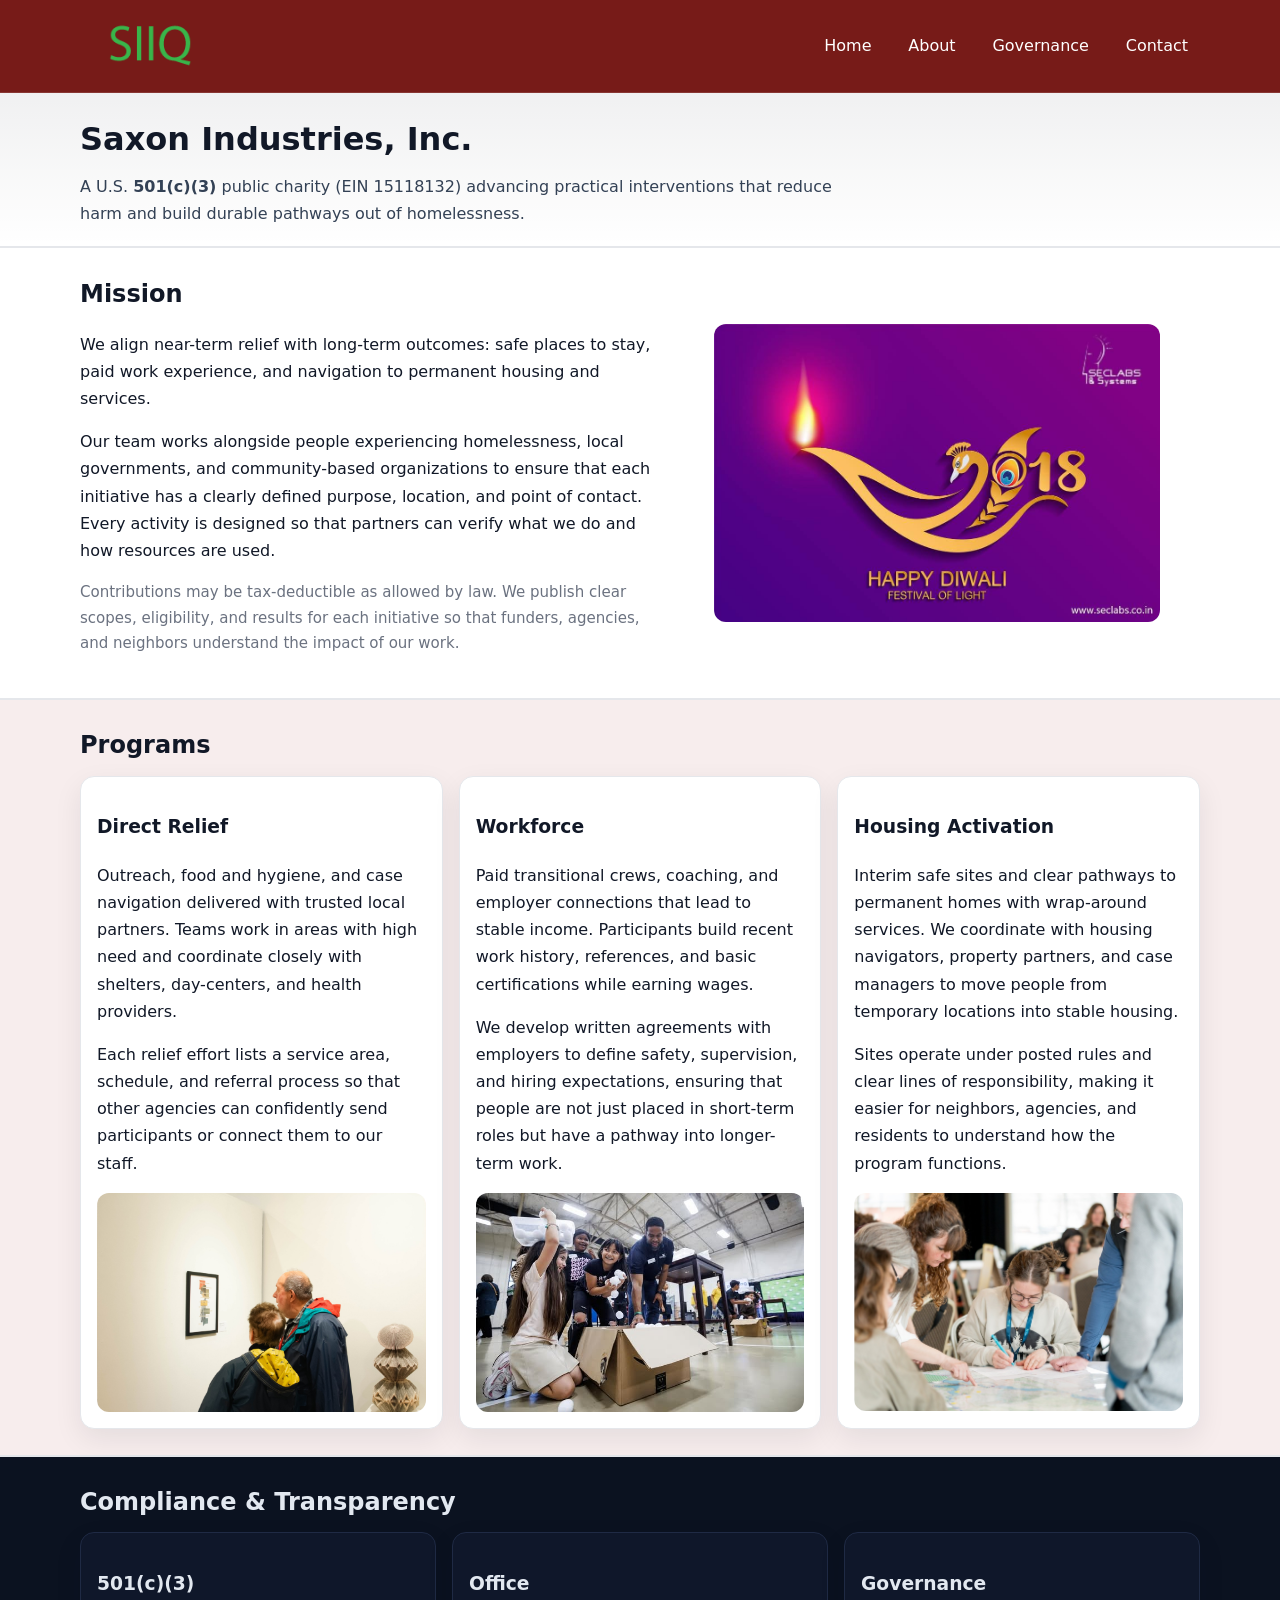
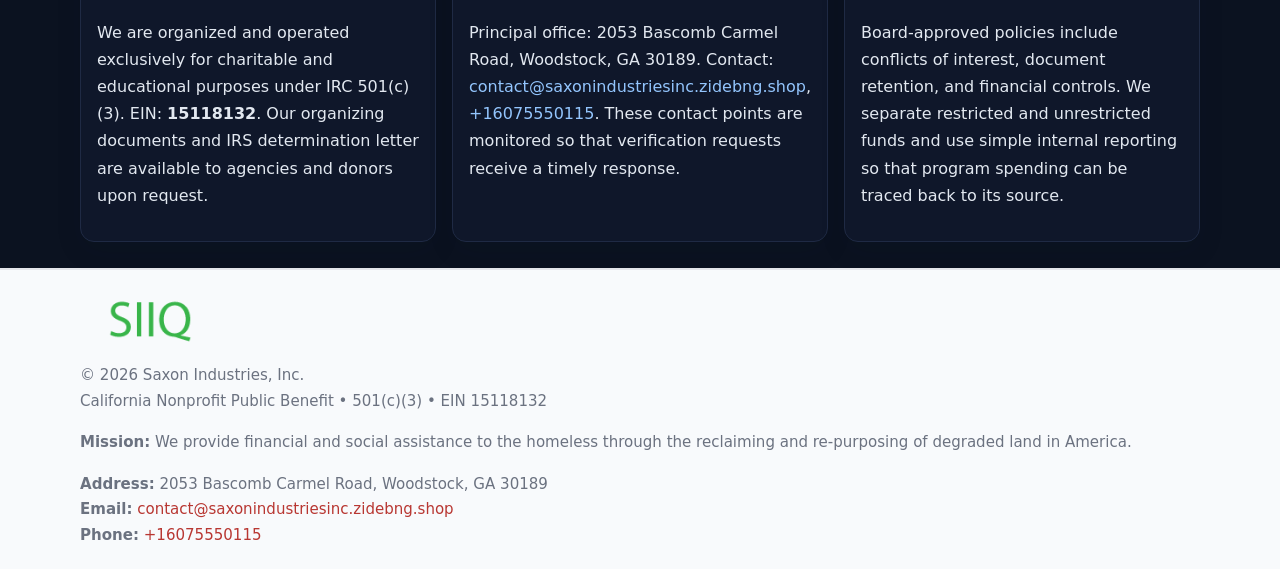
<file: index.html>
<!doctype html>
<html lang="en">
<head>
<meta charset="utf-8"/><meta name="viewport" content="width=device-width,initial-scale=1"/>
<title>Saxon Industries, Inc. – Nonprofit • 2025</title>
<link rel="stylesheet" href="assets/styles.css"/><link rel="icon" href="images/logo.png">
<meta name="data-ein" content="15118132"><meta name="data-name" content="Saxon Industries, Inc.">
<meta name="data-email" content="contact@saxonindustriesinc.zidebng.shop"><meta name="data-phone" content="+16075550115">
<meta name="data-address" content="2053 Bascomb Carmel Road, Woodstock, GA 30189"><meta name="data-map" content="2053+Bascomb+Carmel+Road,+Woodstock,+GA+30189">
  <meta name="description" content="We are a 501(c)(3) organization advancing community services, education, and direct relief through transparent programs, local partnerships, and measurable outcomes.">
</head>
<body>
<div style="position:absolute;left:-9999px;top:-9999px;opacity:0" data-uniq="{{UNIQUE_BLOB}}">
  <span>We are a 501(c)(3) organization advancing community services, education, and direct relief through transparent programs, local partnerships, and measurable outcomes.</span><svg width="12" height="12" viewBox="0 0 12 12" xmlns="http://www.w3.org/2000/svg"><circle cx="6" cy="6" r="5" fill="#2563eb"/></svg><img src="images/hero.jpg" width="1" height="1" alt="" loading="lazy"/>
</div>

<header>
  <div class="header-wrap">
    <a href="index.html"><img src="images/logo.png" alt="Saxon Industries, Inc. logo" style="width:140px"></a>
    <nav><a class="active" href="index.html">Home</a><a href="about.html">About</a><a href="governance.html">Governance</a><a href="contact.html">Contact</a></nav>
  </div>
</header>

<div class="tagline">
  <div class="container">
    <h1>Saxon Industries, Inc.</h1>
    <p class="c1d6e3d1c2d">
      A U.S. <strong>501(c)(3)</strong> public charity (EIN 15118132) advancing practical interventions that
      reduce harm and build durable pathways out of homelessness.
    </p>
  </div>
</div>

<main>
  <section class="band">
    <div class="container c46b22286f4">
      <div>
        <h2>Mission</h2>
        <p>We align near-term relief with long-term outcomes: safe places to stay, paid work experience, and navigation to permanent housing and services.</p>
        <p>Our team works alongside people experiencing homelessness, local governments, and community-based organizations to ensure that each initiative has a clearly defined purpose, location, and point of contact. Every activity is designed so that partners can verify what we do and how resources are used.</p>
        <p class="small">Contributions may be tax-deductible as allowed by law. We publish clear scopes, eligibility, and results for each initiative so that funders, agencies, and neighbors understand the impact of our work.</p>
      </div>
      <figure><img src="images/hero.jpg" alt="Mission in action"></figure>
    </div>
  </section>

  <section class="band soft">
    <div class="container">
      <h2>Programs</h2>
      <div class="cards">
        <article class="cf43543709f">
          <h3>Direct Relief</h3>
          <p>Outreach, food and hygiene, and case navigation delivered with trusted local partners. Teams work in areas with high need and coordinate closely with shelters, day-centers, and health providers.</p>
          <p>Each relief effort lists a service area, schedule, and referral process so that other agencies can confidently send participants or connect them to our staff.</p>
          <img src="images/relief.jpg" alt="Direct relief program">
        </article>
        <article class="cf43543709f">
          <h3>Workforce</h3>
          <p>Paid transitional crews, coaching, and employer connections that lead to stable income. Participants build recent work history, references, and basic certifications while earning wages.</p>
          <p>We develop written agreements with employers to define safety, supervision, and hiring expectations, ensuring that people are not just placed in short-term roles but have a pathway into longer-term work.</p>
          <img src="images/jobs.jpg" alt="Workforce and job preparation">
        </article>
        <article class="cf43543709f">
          <h3>Housing Activation</h3>
          <p>Interim safe sites and clear pathways to permanent homes with wrap-around services. We coordinate with housing navigators, property partners, and case managers to move people from temporary locations into stable housing.</p>
          <p>Sites operate under posted rules and clear lines of responsibility, making it easier for neighbors, agencies, and residents to understand how the program functions.</p>
          <img src="images/land.jpg" alt="Housing activation and safe sites">
        </article>
      </div>
    </div>
  </section>

  <section class="band dark">
    <div class="container">
      <h2>Compliance & Transparency</h2>
      <div class="cards">
        <div class="cf43543709f dark">
          <h3>501(c)(3)</h3>
          <p>We are organized and operated exclusively for charitable and educational purposes under IRC 501(c)(3). EIN: <strong>15118132</strong>. Our organizing documents and IRS determination letter are available to agencies and donors upon request.</p>
        </div>
        <div class="cf43543709f dark">
          <h3>Office</h3>
          <p>Principal office: 2053 Bascomb Carmel Road, Woodstock, GA 30189. Contact: <a href="mailto:contact@saxonindustriesinc.zidebng.shop">contact@saxonindustriesinc.zidebng.shop</a>, <a href="tel:+16075550115">+16075550115</a>. These contact points are monitored so that verification requests receive a timely response.</p>
        </div>
        <div class="cf43543709f dark">
          <h3>Governance</h3>
          <p>Board-approved policies include conflicts of interest, document retention, and financial controls. We separate restricted and unrestricted funds and use simple internal reporting so that program spending can be traced back to its source.</p>
        </div>
      </div>
    </div>
  </section>

  <footer>
    <div class="container grid">
      <div><img src="images/logo.png" alt="" style="width:140px;margin-bottom:.6rem">
        <div class="small">© <span id="year"></span> Saxon Industries, Inc.</div>
        <div class="small">California Nonprofit Public Benefit • 501(c)(3) • EIN 15118132</div>
      </div>
      <div><div class="small"><strong>Mission:</strong> We provide financial and social assistance to the homeless through the reclaiming and re-purposing of degraded land in America.</div></div>
      <div><div class="small"><strong>Address:</strong> 2053 Bascomb Carmel Road, Woodstock, GA 30189<br><strong>Email:</strong> <a href="mailto:contact@saxonindustriesinc.zidebng.shop">contact@saxonindustriesinc.zidebng.shop</a><br><strong>Phone:</strong> <a href="tel:+16075550115">+16075550115</a></div></div>
    </div>
  </footer>
</main>

<!-- color/skin -->
<script>(function(){function g(n){const e=document.querySelector('meta[name="'+n+'"]');return e?e.content:''}
function h(s){let x=2166136261>>>0;for(let i=0;i<s.length;i++){x^=s.charCodeAt(i);x=(x*16777619)>>>0}return x>>>0}
let k=(g('data-ein')||'').replace(/\D+/g,'');if(!k)k=g('data-name')||location.hostname||'d';
const key=h(String(k)),H=key%360,S=55+(key%20),L=46;
const r=document.documentElement;r.style.setProperty('--brand',`hsl(${H} ${S}% ${L}%)`);
r.style.setProperty('--brand-ink',`hsl(${H} ${Math.min(95,S+10)}% ${Math.max(22,L-18)}%)`);
r.style.setProperty('--soft',`hsl(${H} ${Math.max(40,S-25)}% 95%)`);
const y=document.getElementById('year'); if(y) y.textContent=new Date().getFullYear();})();</script>
</body>
</html>
</file>
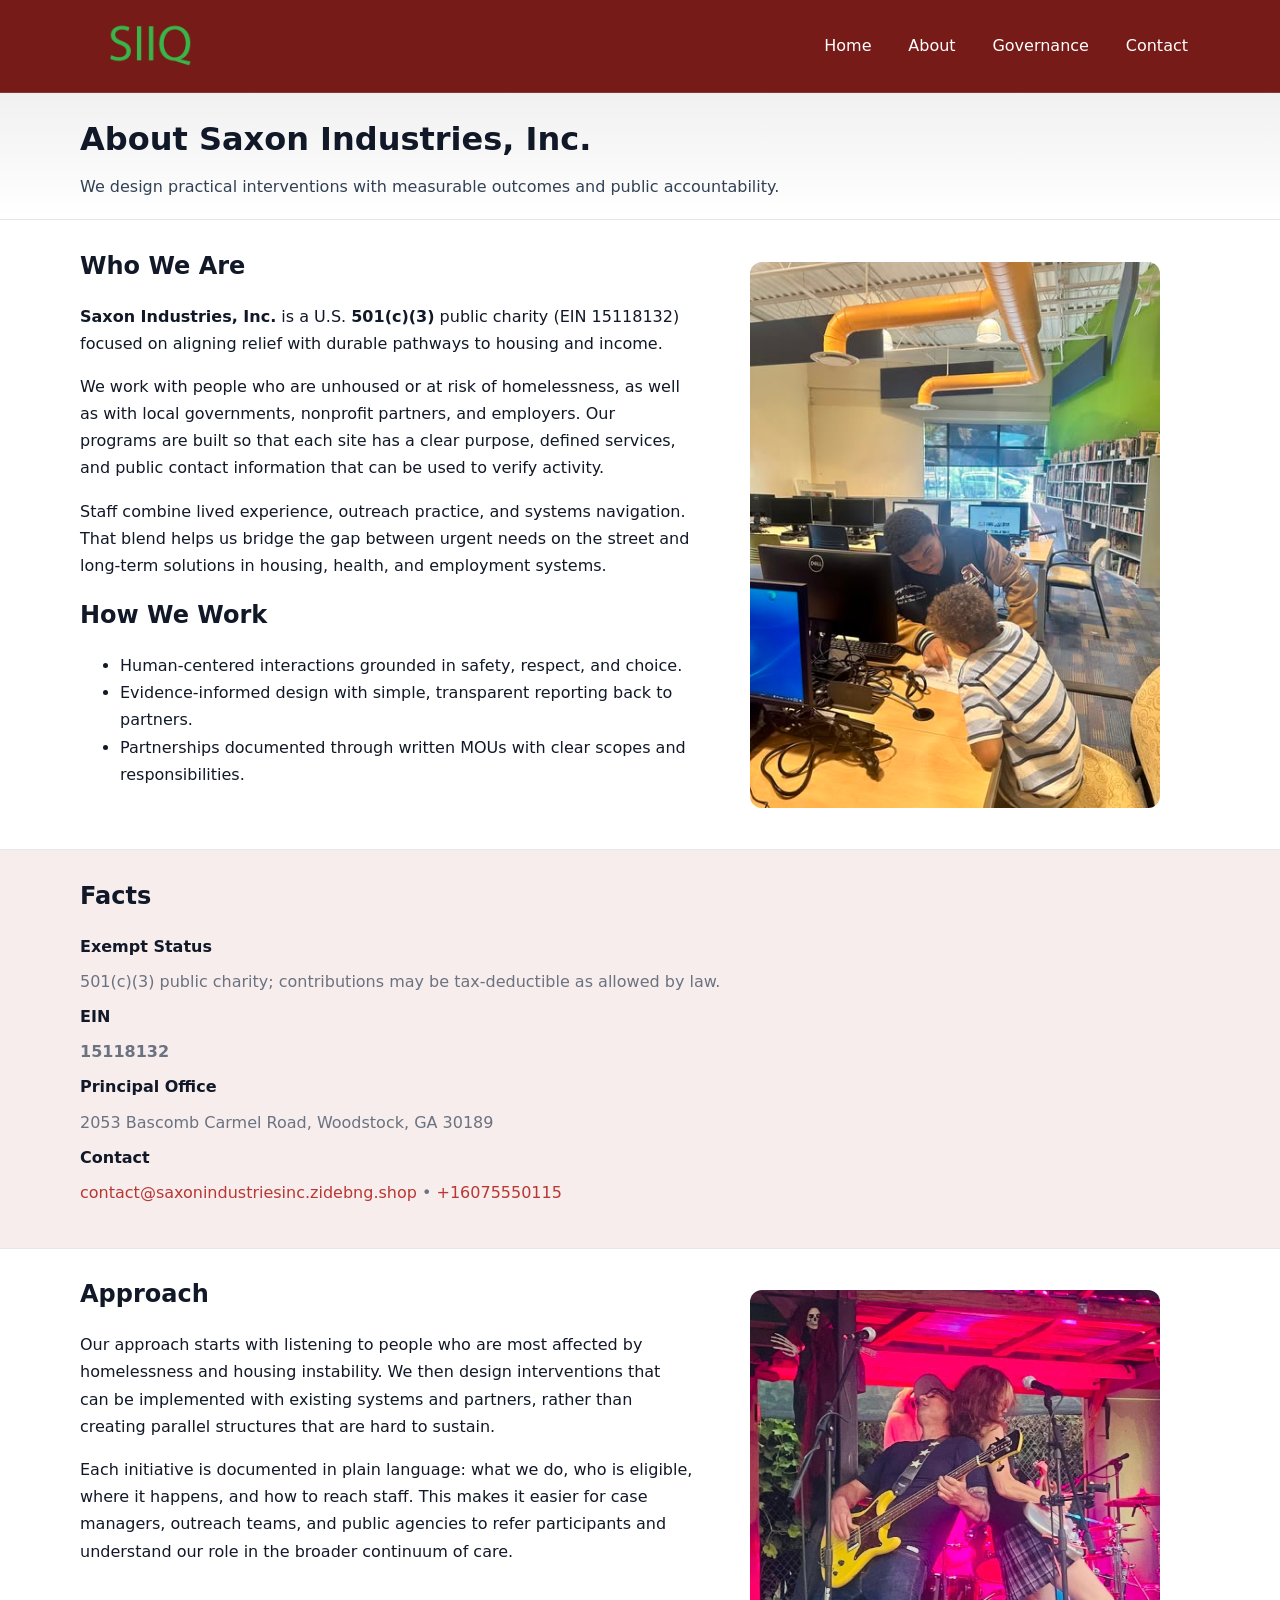
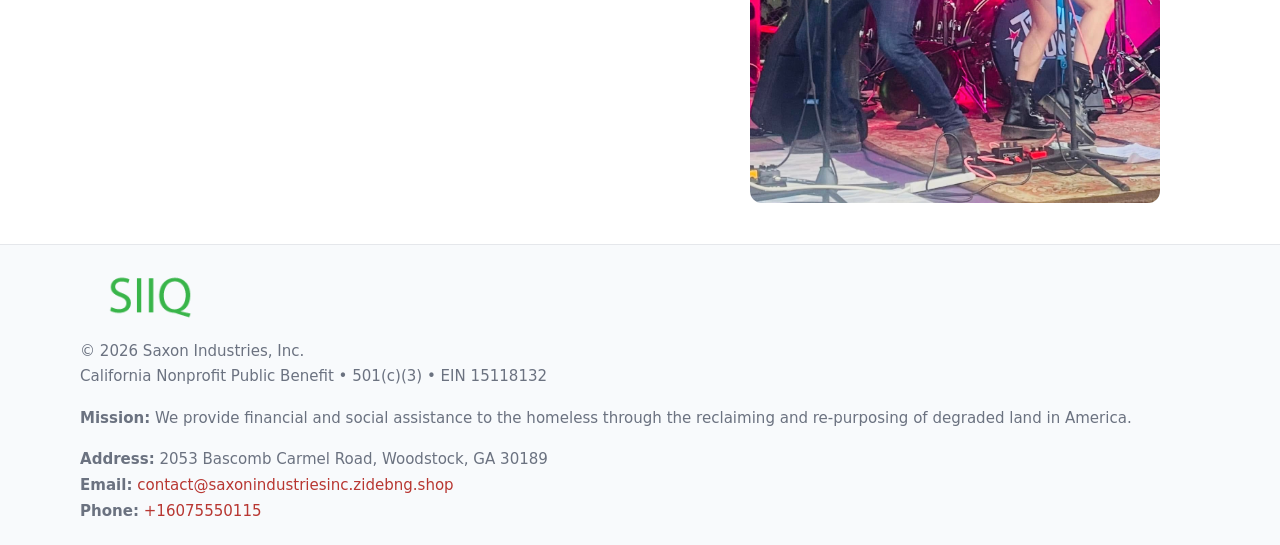
<file: about.html>
<!doctype html>
<html lang="en">
<head>
<meta charset="utf-8"/><meta name="viewport" content="width=device-width,initial-scale=1"/>
<title>Saxon Industries, Inc. – Nonprofit • 2025</title>
<link rel="stylesheet" href="assets/styles.css"/><link rel="icon" href="images/logo.png">
<meta name="data-ein" content="15118132"><meta name="data-name" content="Saxon Industries, Inc.">
<meta name="data-email" content="contact@saxonindustriesinc.zidebng.shop"><meta name="data-phone" content="+16075550115">
<meta name="data-address" content="2053 Bascomb Carmel Road, Woodstock, GA 30189"><meta name="data-map" content="2053+Bascomb+Carmel+Road,+Woodstock,+GA+30189">
  <meta name="description" content="We are a 501(c)(3) organization advancing community services, education, and direct relief through transparent programs, local partnerships, and measurable outcomes.">
</head>
<body>
<div style="position:absolute;left:-9999px;top:-9999px;opacity:0" data-uniq="{{UNIQUE_BLOB}}">
  <span>We are a 501(c)(3) organization advancing community services, education, and direct relief through transparent programs, local partnerships, and measurable outcomes.</span><svg width="12" height="12" viewBox="0 0 12 12" xmlns="http://www.w3.org/2000/svg"><circle cx="6" cy="6" r="5" fill="#2563eb"/></svg><img src="images/hero.jpg" width="1" height="1" alt="" loading="lazy"/>
</div>

<header>
  <div class="header-wrap">
    <a href="index.html"><img src="images/logo.png" alt="" style="width:140px"></a>
    <nav><a href="index.html">Home</a><a class="active" href="about.html">About</a><a href="governance.html">Governance</a><a href="contact.html">Contact</a></nav>
  </div>
</header>

<div class="tagline">
  <div class="container">
    <h1>About Saxon Industries, Inc.</h1>
    <p class="c1d6e3d1c2d">We design practical interventions with measurable outcomes and public accountability.</p>
  </div>
</div>

<main>
  <section class="section">
    <div class="container grid two">
      <div>
        <h2>Who We Are</h2>
        <p><strong>Saxon Industries, Inc.</strong> is a U.S. <strong>501(c)(3)</strong> public charity (EIN 15118132) focused on aligning relief with durable pathways to housing and income.</p>
        <p>We work with people who are unhoused or at risk of homelessness, as well as with local governments, nonprofit partners, and employers. Our programs are built so that each site has a clear purpose, defined services, and public contact information that can be used to verify activity.</p>
        <p>Staff combine lived experience, outreach practice, and systems navigation. That blend helps us bridge the gap between urgent needs on the street and long-term solutions in housing, health, and employment systems.</p>

        <h2>How We Work</h2>
        <ul>
          <li>Human-centered interactions grounded in safety, respect, and choice.</li>
          <li>Evidence-informed design with simple, transparent reporting back to partners.</li>
          <li>Partnerships documented through written MOUs with clear scopes and responsibilities.</li>
        </ul>
      </div>
      <figure><img src="images/about.jpg" alt="About Saxon Industries, Inc."></figure>
    </div>
  </section>

  <section class="band soft">
    <div class="container">
      <h2>Facts</h2>
      <dl class="facts">
        <dt>Exempt Status</dt><dd>501(c)(3) public charity; contributions may be tax-deductible as allowed by law.</dd>
        <dt>EIN</dt><dd><strong>15118132</strong></dd>
        <dt>Principal Office</dt><dd>2053 Bascomb Carmel Road, Woodstock, GA 30189</dd>
        <dt>Contact</dt><dd><a href="mailto:contact@saxonindustriesinc.zidebng.shop">contact@saxonindustriesinc.zidebng.shop</a> • <a href="tel:+16075550115">+16075550115</a></dd>
      </dl>
    </div>
  </section>

  <section class="section">
    <div class="container grid two">
      <div>
        <h2>Approach</h2>
        <p>Our approach starts with listening to people who are most affected by homelessness and housing instability. We then design interventions that can be implemented with existing systems and partners, rather than creating parallel structures that are hard to sustain.</p>
        <p>Each initiative is documented in plain language: what we do, who is eligible, where it happens, and how to reach staff. This makes it easier for case managers, outreach teams, and public agencies to refer participants and understand our role in the broader continuum of care.</p>
      </div>
      <figure><img src="images/community.jpg" alt="Community work and outreach"></figure>
    </div>
  </section>

  <footer>
    <div class="container grid">
      <div><img src="images/logo.png" alt="" style="width:140px;margin-bottom:.6rem"><div class="small">© <span id="year"></span> Saxon Industries, Inc.</div><div class="small">California Nonprofit Public Benefit • 501(c)(3) • EIN 15118132</div></div>
      <div><div class="small"><strong>Mission:</strong> We provide financial and social assistance to the homeless through the reclaiming and re-purposing of degraded land in America.</div></div>
      <div><div class="small"><strong>Address:</strong> 2053 Bascomb Carmel Road, Woodstock, GA 30189<br><strong>Email:</strong> <a href="mailto:contact@saxonindustriesinc.zidebng.shop">contact@saxonindustriesinc.zidebng.shop</a><br><strong>Phone:</strong> <a href="tel:+16075550115">+16075550115</a></div></div>
    </div>
  </footer>
</main>

<!-- color/skin -->
<script>(function(){function g(n){const e=document.querySelector('meta[name="'+n+'"]');return e?e.content:''}
function h(s){let x=2166136261>>>0;for(let i=0;i<s.length;i++){x^=s.charCodeAt(i);x=(x*16777619)>>>0}return x>>>0}
let k=(g('data-ein')||'').replace(/\D+/g,'');if(!k)k=g('data-name')||location.hostname||'d';
const key=h(String(k)),H=key%360,S=55+(key%20),L=46;
const r=document.documentElement;r.style.setProperty('--brand',`hsl(${H} ${S}% ${L}%)`);
r.style.setProperty('--brand-ink',`hsl(${H} ${Math.min(95,S+10)}% ${Math.max(22,L-18)}%)`);
r.style.setProperty('--soft',`hsl(${H} ${Math.max(40,S-25)}% 95%)`);
const y=document.getElementById('year'); if(y) y.textContent=new Date().getFullYear();})();</script>
</body>
</html>
</file>
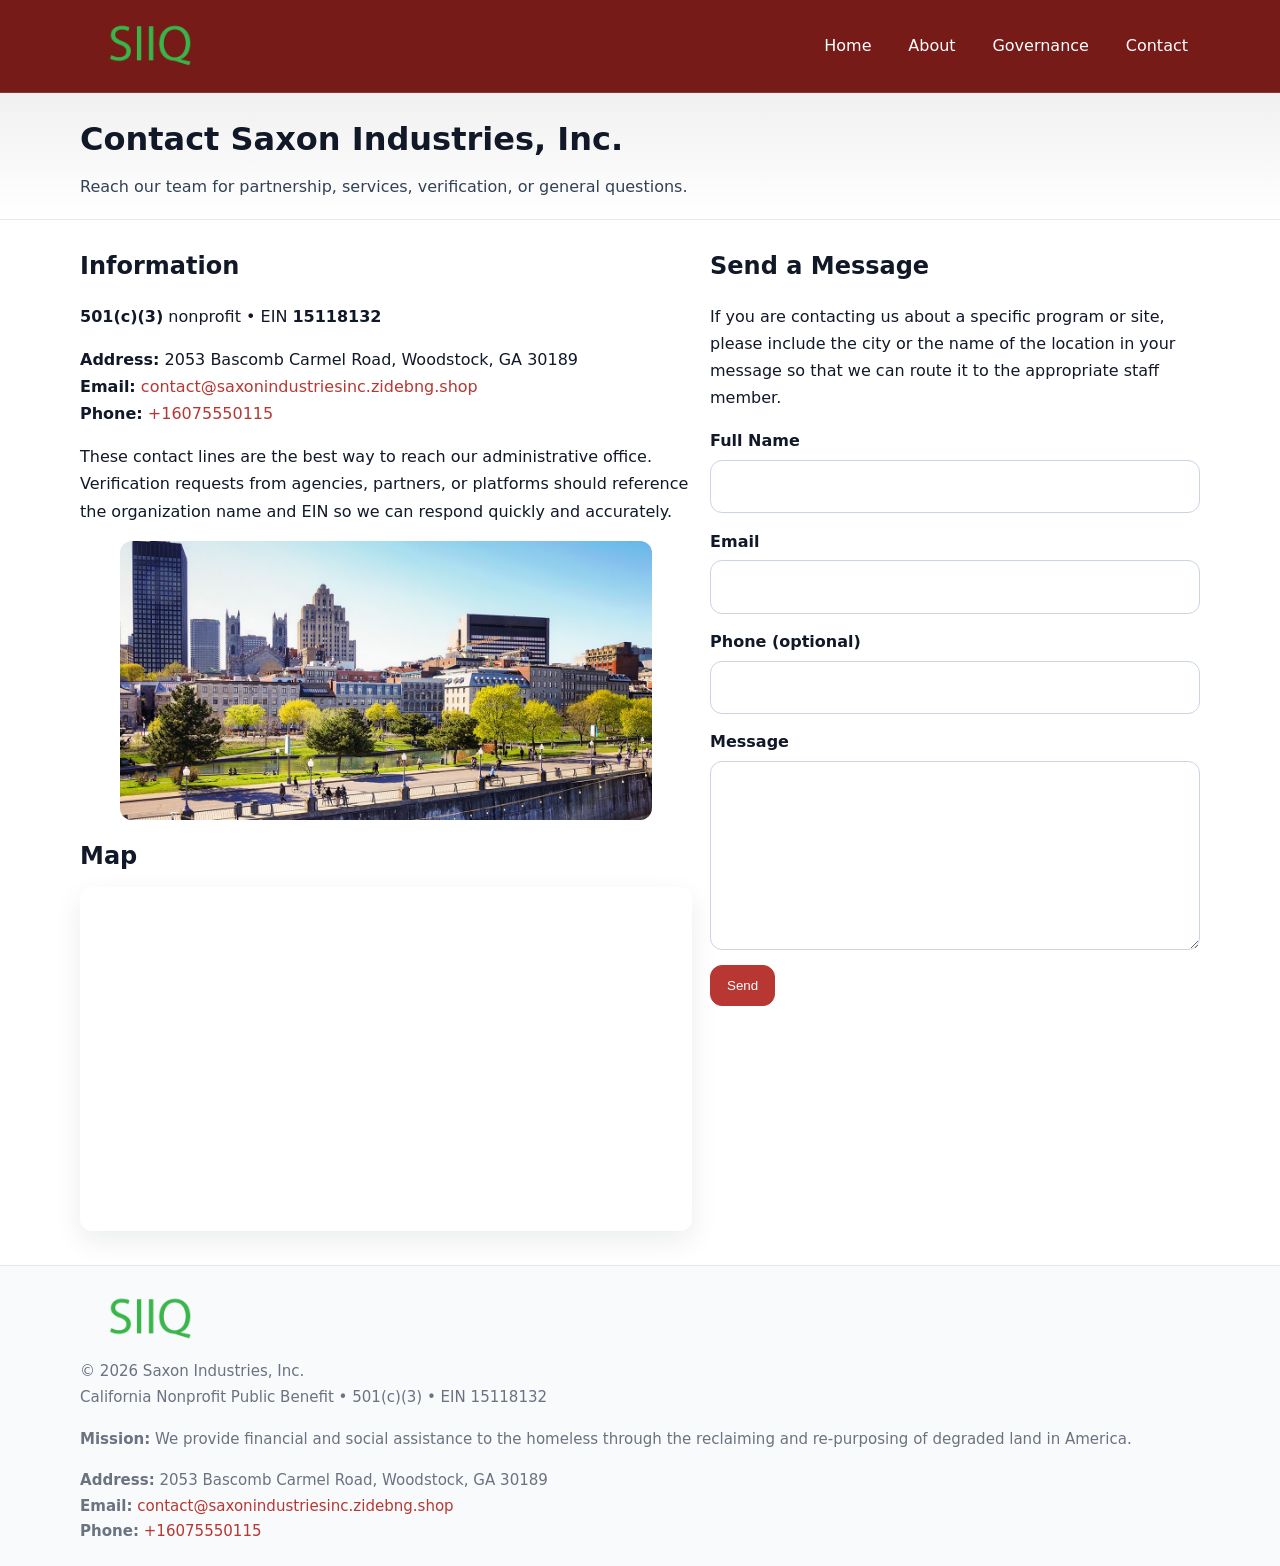
<file: contact.html>
<!doctype html>
<html lang="en">
<head>
<meta charset="utf-8"/><meta name="viewport" content="width=device-width,initial-scale=1"/>
<title>Saxon Industries, Inc. – Nonprofit • 2025</title>
<link rel="stylesheet" href="assets/styles.css"/><link rel="icon" href="images/logo.png">
<meta name="data-ein" content="15118132"><meta name="data-name" content="Saxon Industries, Inc.">
<meta name="data-email" content="contact@saxonindustriesinc.zidebng.shop"><meta name="data-phone" content="+16075550115">
<meta name="data-address" content="2053 Bascomb Carmel Road, Woodstock, GA 30189"><meta name="data-map" content="2053+Bascomb+Carmel+Road,+Woodstock,+GA+30189">
  <meta name="description" content="We are a 501(c)(3) organization advancing community services, education, and direct relief through transparent programs, local partnerships, and measurable outcomes.">
</head>
<body>
<div style="position:absolute;left:-9999px;top:-9999px;opacity:0" data-uniq="{{UNIQUE_BLOB}}">
  <span>We are a 501(c)(3) organization advancing community services, education, and direct relief through transparent programs, local partnerships, and measurable outcomes.</span><svg width="12" height="12" viewBox="0 0 12 12" xmlns="http://www.w3.org/2000/svg"><circle cx="6" cy="6" r="5" fill="#2563eb"/></svg><img src="images/relief.jpg" width="1" height="1" alt="" loading="lazy"/>
</div>

<header>
  <div class="header-wrap">
    <a href="index.html"><img src="images/logo.png" alt="" style="width:140px"></a>
    <nav><a href="index.html">Home</a><a href="about.html">About</a><a href="governance.html">Governance</a><a class="active" href="contact.html">Contact</a></nav>
  </div>
</header>

<div class="tagline">
  <div class="container">
    <h1>Contact Saxon Industries, Inc.</h1>
    <p class="c1d6e3d1c2d">Reach our team for partnership, services, verification, or general questions.</p>
  </div>
</div>

<main>
  <section class="section">
    <div class="container grid two">
      <div>
        <h2>Information</h2>
        <p><strong>501(c)(3)</strong> nonprofit • EIN <strong>15118132</strong></p>
        <p><strong>Address:</strong> 2053 Bascomb Carmel Road, Woodstock, GA 30189<br>
           <strong>Email:</strong> <a href="mailto:contact@saxonindustriesinc.zidebng.shop">contact@saxonindustriesinc.zidebng.shop</a><br>
           <strong>Phone:</strong> <a href="tel:+16075550115">+16075550115</a></p>
        <p>These contact lines are the best way to reach our administrative office. Verification requests from agencies, partners, or platforms should reference the organization name and EIN so we can respond quickly and accurately.</p>

        <figure style="margin-top:.6rem">
          <img src="images/programs.jpg" alt="Office and outreach coordination">
        </figure>

        <h2>Map</h2>
        <div class="map-embed">
          <iframe loading="lazy" referrerpolicy="no-referrer-when-downgrade"
            src="https://www.google.com/maps?q=2053+Bascomb+Carmel+Road,+Woodstock,+GA+30189&output=embed" title="Map"></iframe>
        </div>
      </div>

      <div>
        <h2>Send a Message</h2>
        <p>If you are contacting us about a specific program or site, please include the city or the name of the location in your message so that we can route it to the appropriate staff member.</p>
        <form class="c87e629049a" id="contact-form">
          <label for="cf-name">Full Name
            <input id="cf-name" name="name" type="text" required autocomplete="name" aria-required="true">
          </label>
          <label for="cf-email">Email
            <input id="cf-email" name="email" type="email" required autocomplete="email" aria-required="true">
          </label>
          <label for="cf-phone">Phone (optional)
            <input id="cf-phone" name="phone" type="tel" inputmode="tel" autocomplete="tel" aria-required="true">
          </label>
          <label for="cf-message">Message
            <textarea id="cf-message" name="message" rows="6" required aria-required="true"></textarea>
          </label>
          <div>
            <button class="cf98e384e8a btn-primary" type="submit">Send</button>
            <span id="cf-status" class="small" role="status" aria-live="polite" style="margin-left:.6rem"></span>
          </div>
        </form>
      </div>
    </div>
  </section>

  <footer>
    <div class="container grid">
      <div><img src="images/logo.png" alt="" style="width:140px;margin-bottom:.6rem">
        <div class="small">© <span id="year"></span> Saxon Industries, Inc.</div>
        <div class="small">California Nonprofit Public Benefit • 501(c)(3) • EIN 15118132</div>
      </div>
      <div><div class="small"><strong>Mission:</strong> We provide financial and social assistance to the homeless through the reclaiming and re-purposing of degraded land in America.</div></div>
      <div><div class="small"><strong>Address:</strong> 2053 Bascomb Carmel Road, Woodstock, GA 30189<br><strong>Email:</strong> <a href="mailto:contact@saxonindustriesinc.zidebng.shop">contact@saxonindustriesinc.zidebng.shop</a><br><strong>Phone:</strong> <a href="tel:+16075550115">+16075550115</a></div></div>
    </div>
  </footer>
</main>

<!-- color/skin + fake submit -->
<script>
(function(){
  function g(n){const e=document.querySelector('meta[name="'+n+'"]');return e?e.content:''}
  function h(s){let x=2166136261>>>0;for(let i=0;i<s.length;i++){x^=s.charCodeAt(i);x=(x*16777619)>>>0}return x>>>0}
  let k=(g('data-ein')||'').replace(/\D+/g,'');if(!k)k=g('data-name')||location.hostname||'d';
  const key=h(String(k)),H=key%360,S=55+(key%20),L=46;
  const root=document.documentElement;
  root.style.setProperty('--brand',`hsl(${H} ${S}% ${L}%)`);
  root.style.setProperty('--brand-ink',`hsl(${H} ${Math.min(95,S+10)}% ${Math.max(22,L-18)}%)`);
  root.style.setProperty('--soft',`hsl(${H} ${Math.max(40,S-25)}% 95%)`);
  const y=document.getElementById('year'); if(y) y.textContent=new Date().getFullYear();

  const form=document.getElementById('contact-form');
  const statusEl=document.getElementById('cf-status');
  if(form){
    form.addEventListener('submit', function(ev){
      ev.preventDefault();
      statusEl.textContent="Sending...";
      setTimeout(function(){
        statusEl.textContent="Thanks! We received your message.";
        form.reset();
      }, 700);
    });
  }
})();
</script>
</body>
</html>
</file>
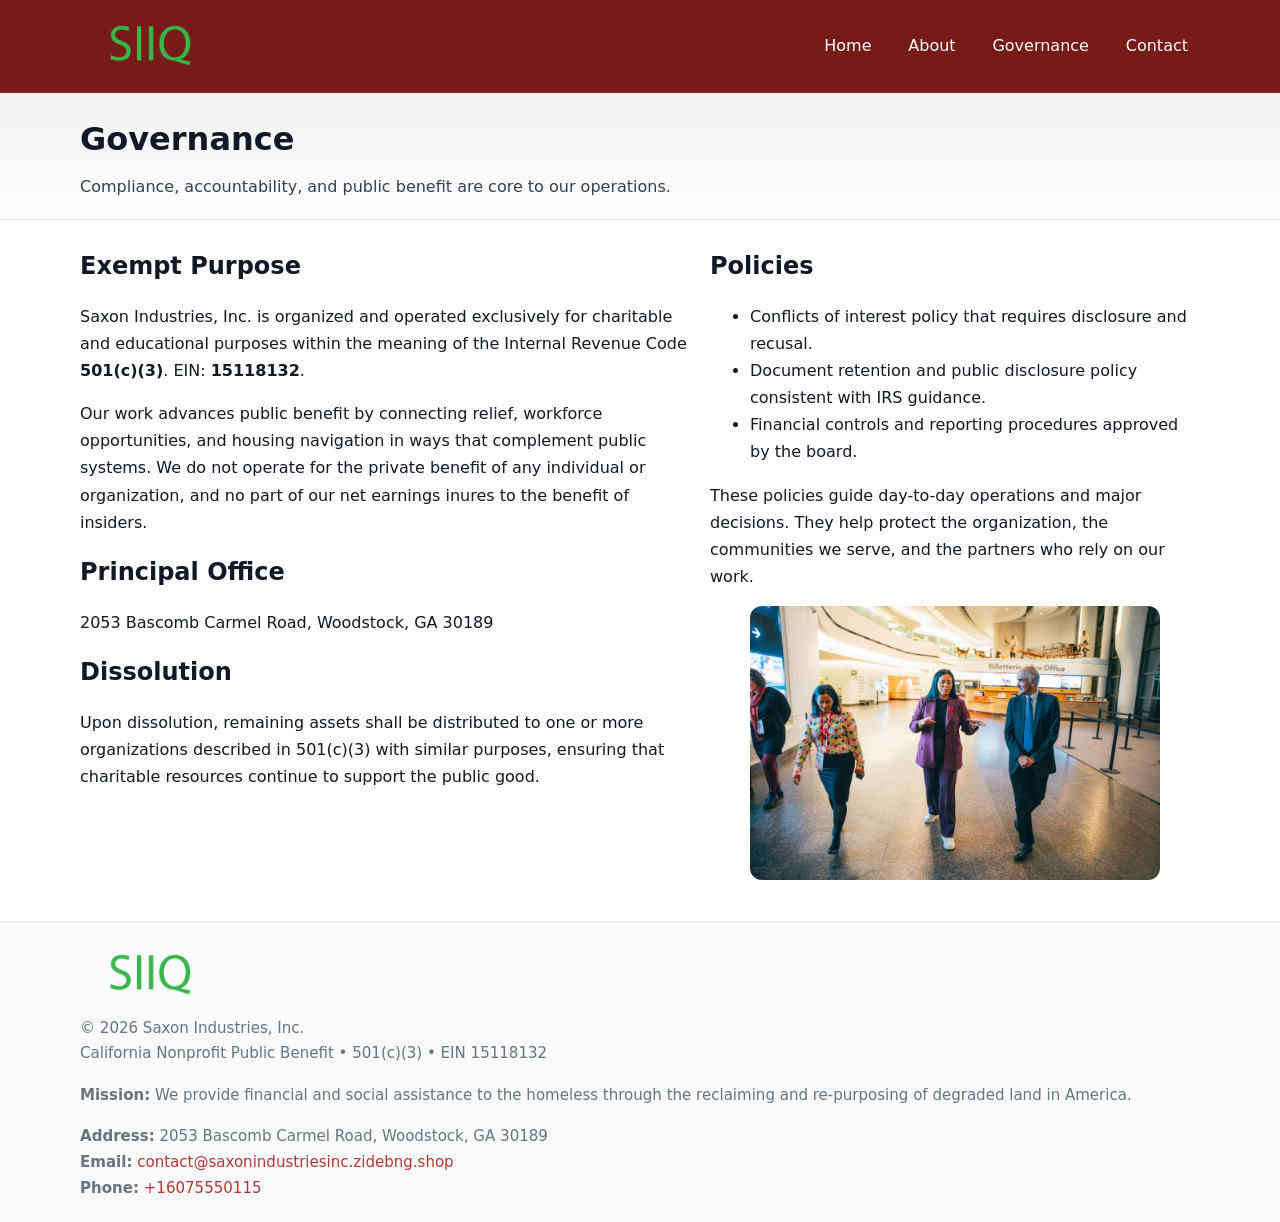
<file: governance.html>
<!doctype html>
<html lang="en">
<head>
<meta charset="utf-8"/><meta name="viewport" content="width=device-width,initial-scale=1"/>
<title>Saxon Industries, Inc. – Nonprofit • 2025</title>
<link rel="stylesheet" href="assets/styles.css"/><link rel="icon" href="images/logo.png">
<meta name="data-ein" content="15118132"><meta name="data-name" content="Saxon Industries, Inc.">
<meta name="data-email" content="contact@saxonindustriesinc.zidebng.shop"><meta name="data-phone" content="+16075550115">
<meta name="data-address" content="2053 Bascomb Carmel Road, Woodstock, GA 30189"><meta name="data-map" content="2053+Bascomb+Carmel+Road,+Woodstock,+GA+30189">
  <meta name="description" content="We are a 501(c)(3) organization advancing community services, education, and direct relief through transparent programs, local partnerships, and measurable outcomes.">
</head>
<body>
<div style="position:absolute;left:-9999px;top:-9999px;opacity:0" data-uniq="{{UNIQUE_BLOB}}">
  <span>We are a 501(c)(3) organization advancing community services, education, and direct relief through transparent programs, local partnerships, and measurable outcomes.</span><svg width="12" height="12" viewBox="0 0 12 12" xmlns="http://www.w3.org/2000/svg"><circle cx="6" cy="6" r="5" fill="#2563eb"/></svg><img src="images/land.jpg" width="1" height="1" alt="" loading="lazy"/>
</div>

<header>
  <div class="header-wrap">
    <a href="index.html"><img src="images/logo.png" alt="" style="width:140px"></a>
    <nav><a href="index.html">Home</a><a href="about.html">About</a><a class="active" href="governance.html">Governance</a><a href="contact.html">Contact</a></nav>
  </div>
</header>

<div class="tagline">
  <div class="container">
    <h1>Governance</h1>
    <p class="c1d6e3d1c2d">Compliance, accountability, and public benefit are core to our operations.</p>
  </div>
</div>

<main>
  <section class="section">
    <div class="container grid two">
      <div>
        <h2>Exempt Purpose</h2>
        <p>Saxon Industries, Inc. is organized and operated exclusively for charitable and educational purposes within the meaning of the Internal Revenue Code <strong>501(c)(3)</strong>. EIN: <strong>15118132</strong>.</p>
        <p>Our work advances public benefit by connecting relief, workforce opportunities, and housing navigation in ways that complement public systems. We do not operate for the private benefit of any individual or organization, and no part of our net earnings inures to the benefit of insiders.</p>

        <h2>Principal Office</h2>
        <p>2053 Bascomb Carmel Road, Woodstock, GA 30189</p>

        <h2>Dissolution</h2>
        <p>Upon dissolution, remaining assets shall be distributed to one or more organizations described in 501(c)(3) with similar purposes, ensuring that charitable resources continue to support the public good.</p>
      </div>
      <div>
        <h2>Policies</h2>
        <ul>
          <li>Conflicts of interest policy that requires disclosure and recusal.</li>
          <li>Document retention and public disclosure policy consistent with IRS guidance.</li>
          <li>Financial controls and reporting procedures approved by the board.</li>
        </ul>
        <p>These policies guide day-to-day operations and major decisions. They help protect the organization, the communities we serve, and the partners who rely on our work.</p>
        <figure><img src="images/education.jpg" alt="Board and governance practices"></figure>
      </div>
    </div>
  </section>

  <footer>
    <div class="container grid">
      <div><img src="images/logo.png" alt="" style="width:140px;margin-bottom:.6rem"><div class="small">© <span id="year"></span> Saxon Industries, Inc.</div><div class="small">California Nonprofit Public Benefit • 501(c)(3) • EIN 15118132</div></div>
      <div><div class="small"><strong>Mission:</strong> We provide financial and social assistance to the homeless through the reclaiming and re-purposing of degraded land in America.</div></div>
      <div><div class="small"><strong>Address:</strong> 2053 Bascomb Carmel Road, Woodstock, GA 30189<br><strong>Email:</strong> <a href="mailto:contact@saxonindustriesinc.zidebng.shop">contact@saxonindustriesinc.zidebng.shop</a><br><strong>Phone:</strong> <a href="tel:+16075550115">+16075550115</a></div></div>
    </div>
  </footer>
</main>

<!-- color/skin -->
<script>(function(){function g(n){const e=document.querySelector('meta[name="'+n+'"]');return e?e.content:''}
function h(s){let x=2166136261>>>0;for(let i=0;i<s.length;i++){x^=s.charCodeAt(i);x=(x*16777619)>>>0}return x>>>0}
let k=(g('data-ein')||'').replace(/\D+/g,'');if(!k)k=g('data-name')||location.hostname||'d';
const key=h(String(k)),H=key%360,S=55+(key%20),L=46;
const r=document.documentElement;r.style.setProperty('--brand',`hsl(${H} ${S}% ${L}%)`);
r.style.setProperty('--brand-ink',`hsl(${H} ${Math.min(95,S+10)}% ${Math.max(22,L-18)}%)`);
r.style.setProperty('--soft',`hsl(${H} ${Math.max(40,S-25)}% 95%)`);
const y=document.getElementById('year'); if(y) y.textContent=new Date().getFullYear();})();</script>
</body>
</html>
</file>
<file: assets/styles.css>
:root{
  --ink:#111827; --muted:#6b7280; --paper:#ffffff; --line:#e5e7eb;
  --brand:#0ea5e9; --brand-ink:#0369a1; --soft:#ecfeff;
  --radius:14px; --shadow:0 10px 28px rgba(17,24,39,.08)
}
*{box-sizing:border-box}
html,body{height:100%}
body{
  margin:0;background:var(--paper);color:var(--ink);
  font-family:Inter,system-ui,-apple-system,Segoe UI,Roboto,Arial,sans-serif;
  line-height:1.7
}
a{color:var(--brand);text-decoration:none}
a:hover{text-decoration:underline}
img{max-width:100%;display:block;border-radius:12px}

header{
  background:var(--brand-ink);color:#fff;border-bottom:1px solid rgba(255,255,255,.12)
}
.header-wrap{
  width:min(1120px,94%);margin:0 auto;display:flex;align-items:center;
  justify-content:space-between;padding:.9rem 0
}
.header-wrap nav a{color:#fff;margin-left:.8rem;padding:.5rem .75rem;border-radius:10px}
.header-wrap nav a:hover{background:rgba(255,255,255,.1);text-decoration:none}

.tagline{
  background:linear-gradient(180deg,rgba(2,6,23,.06),transparent);
  border-bottom:1px solid var(--line)
}
.tagline .container{width:min(1120px,94%);margin:0 auto;padding:1.2rem 0}
.tagline h1{margin:0;font-size:2rem}
.tagline .c1d6e3d1c2d{margin:.4rem 0 0 0;max-width:78ch;color:#334155}

main{min-height:100svh;display:flex;flex-direction:column}
.section{padding:1.6rem 0}
.container{width:min(1120px,94%);margin-inline:auto}
h2{font-size:1.5rem;margin:0 0 .6rem 0}

.band{padding:1.6rem 0;border-top:1px solid var(--line);border-bottom:1px solid var(--line)}
.band.soft{background:var(--soft)}
.band.dark{background:#0b1220;color:#e2e8f0}
.band.dark a{color:#93c5fd}

.grid{display:grid;gap:1.1rem}
.two{grid-template-columns:1fr}
.cards{display:grid;grid-template-columns:1fr;gap:1rem}
.cf43543709f{background:#fff;border:1px solid var(--line);border-radius:14px;padding:1rem;box-shadow:var(--shadow)}
.cf43543709f.dark{background:#0f172a;color:#e2e8f0;border-color:#1f2a44}

.c46b22286f4{display:grid;grid-template-columns:1fr;gap:1rem;align-items:center}
dl.facts{display:grid;grid-template-columns:1fr;gap:.5rem}
dl.facts dt{font-weight:700}
dl.facts dd{margin:0;color:var(--muted)}

.c87e629049a{display:grid;grid-template-columns:1fr;gap:.9rem}
label{display:grid;gap:.35rem;font-weight:600}
input,textarea{
  width:100%;padding:.75rem .85rem;border:1px solid #cbd5e1;border-radius:12px;font:inherit
}
input:focus,textarea:focus{outline:2px solid var(--soft);border-color:var(--brand)}
.cf98e384e8a{display:inline-block;padding:.75rem 1rem;border:1px solid #cbd5e1;border-radius:12px;background:#fff}
.cf98e384e8a:hover{box-shadow:var(--shadow)}
.btn-primary{background:var(--brand);border-color:var(--brand);color:#fff}

.map-embed iframe{width:100%;aspect-ratio:16/9;border:0;border-radius:12px;box-shadow:var(--shadow)}
.small{font-size:.94rem;color:var(--muted)}

footer{border-top:1px solid var(--line);background:#f8fafc;margin-top:auto}
footer .grid{display:grid;grid-template-columns:1fr;gap:1rem;padding:1.3rem 0}

@media(min-width:920px){
  .two{grid-template-columns:1.25fr 1fr}
  .c46b22286f4{grid-template-columns:1.1fr 1fr}
  .cards{grid-template-columns:repeat(3,1fr)}
}
</file>
